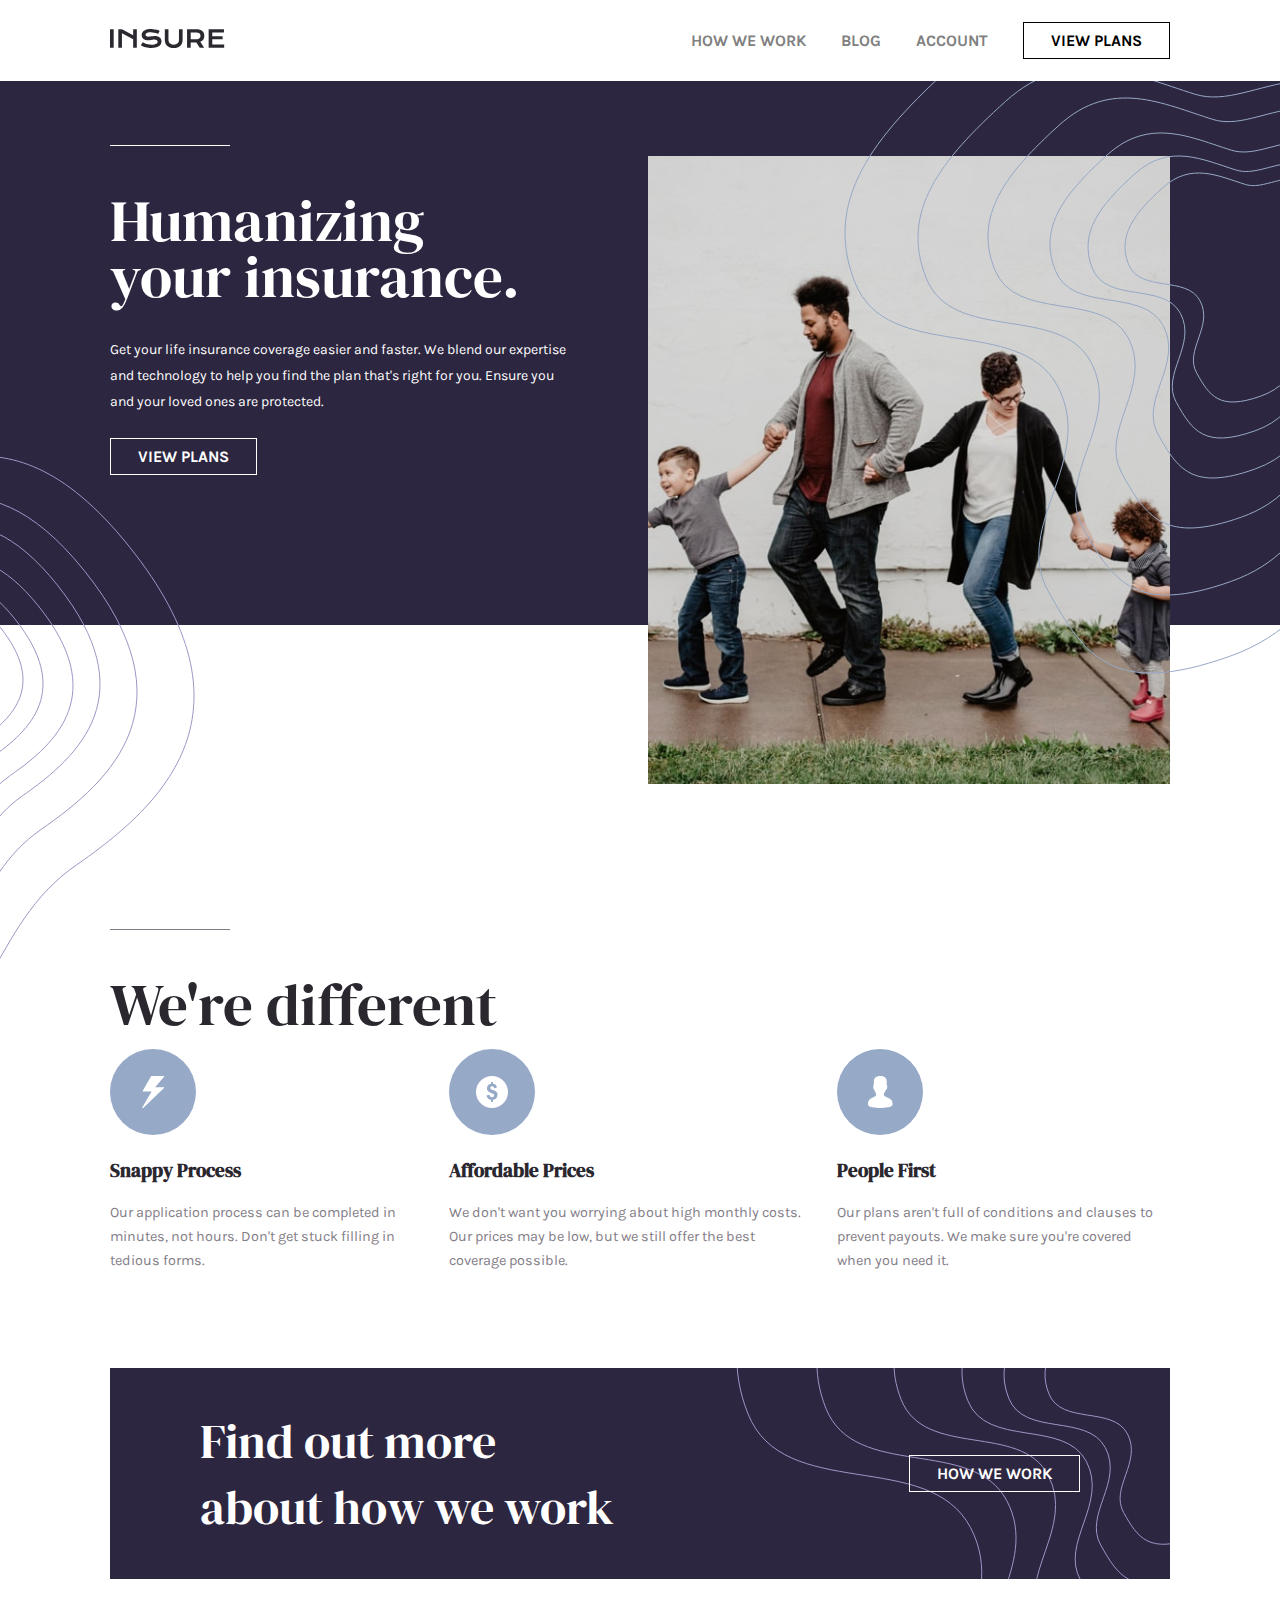
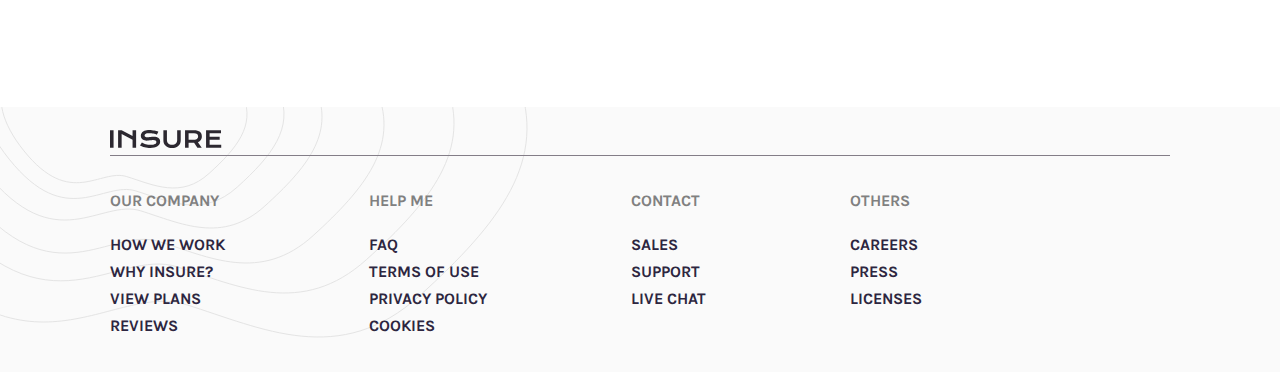
<file: index.html>
<!DOCTYPE html>
<html lang="en">
<head>
  <meta charset="UTF-8">
  <meta name="viewport" content="width=device-width, initial-scale=1.0">

  <link rel="stylesheet" href="https://use.fontawesome.com/releases/v5.15.3/css/all.css" integrity="sha384-SZXxX4whJ79/gErwcOYf+zWLeJdY/qpuqC4cAa9rOGUstPomtqpuNWT9wdPEn2fk" crossorigin="anonymous">
  <link rel="stylesheet" type="text/css" href="./index.css">
  <link rel="preconnect" href="https://fonts.gstatic.com">
<link href="https://fonts.googleapis.com/css2?family=DM+Serif+Display&family=Karla:wght@400;700&display=swap" rel="stylesheet">
  <title>Insure</title>

</head>
<body>
<div class="wrapper">
 
  <header>
    <nav class="navigation-box"> 

      <div class="logo-box">
        <img class="logo" alt="logo Insure" src="./images/logo.svg">
      </div>

      <div class="menu-toggle">
        <span></span>
        <span></span>
        <span></span>
      </div>
      

      <ul class="menu">
      <li class="menu__link"><a href="">how we work</a></li>
      <li class="menu__link"><a href="">blog</a></li>
      <li class="menu__link"><a href="">account</a></li>
      <li class="menu__item__active button"><a href="">view plans</a></li>
    </ul>
      
    </nav>
  </header>

  <div class="hamburger__active">
    <ul class="hamburger__menu">
      <li class="hamburger__item"><a href="">how we work</a></li>
      <li class="hamburger__item"><a href="">blog</a></li>
      <li class="hamburger__item"><a href="">account</a></li>
      <li class="hamburger__item humburger__button"><a href="">view plans</a></li>
      
    </ul>
  </div>

  <main>
    <div class="intro-borders">
      
      <div class="intro-margin">
        <article class="intro__article">
          <div class="intro__box"> 
            <div class="intro__heading">
              <h1 class="color-white">Humanizing <br>your insurance.</h1>
            </div>
           <div class="intro__paragraph">
            <p class="paragraph">Get your life insurance coverage easier and faster. We blend our expertise<br> 
              and technology to help you find the plan that's right for you. Ensure you <br>
              and your loved ones are protected.</p>
           </div>
           <div class="intro__link">
            <a href="" class="button button-main">view plans</a>
           </div>
           
        </div>
        </article>
        <div class="intro__photo">
          <img class="photo" src="./images/image-intro-desktop.jpg" alt="family">
          
        </div>
      </div>

    </div>

    <div class="offers">
      <div class="offers__heading">
        <div class="offers__box">
        <h1 class="color-black">We're different</h1>
      </div>
      </div>
      <div class="offers__blocks">

        <div class="offers__column"> 
          <img src="./images/icon-snappy-process.svg" alt="lightning">
          <h3>Snappy Process</h3>
          <p class="offers__paragraph">Our application process can be completed in minutes, not hours. 
            Don't get stuck filling in tedious forms.
          </p>
        </div>
        <div class="offers__column">
          <img src="./images/icon-affordable-prices.svg" alt="dollar">
          <h3>Affordable Prices</h3>
          <p class="offers__paragraph">We don't want you worrying about high monthly costs. Our prices may be low,
             but we still offer the best coverage possible.</p>
        </div>
        <div class="offers__column">
          <img src="./images/icon-people-first.svg" alt="people">
          <h3>People First</h3>
          <p class="offers__paragraph">Our plans aren't full of conditions and clauses 
            to prevent payouts. We make sure you're covered when you need it.</p>
        </div>
        
      </div>

      <div class="offers__work">
        <div class="offers__half-space">
          <h2>Find out more about&nbsp;how&nbsp;we work</h2>
        </div>
        <div class="offers__link">
          <a href="" class="button button-main">how we work</a>
        </div>
        
      </div>
  
    </div>

  </main>

  <footer>
    
    <div class="footer__container">
    <nav class="footer__navigation">
      <img src="./images/logo.svg" alt="logo">
      <ul class="footer__menu"> 
        <li class="footer__link"><a href="https://www.facebook.com/" target="_blank"><i class="fab fa-facebook-square menu__link"></i></a></li>
        <li class="footer__link"><a href="https://twitter.com/" target="_blank"><i class="fab fa-twitter menu__link"></i></a></li>
        <li class="footer__link"><a href="https://www.pinterest.com/" target="_blank"><i class="fab fa-pinterest menu__link"></i></a></li>
        <li class="footer__link"><a href="https://www.instagram.com/" target="_blank"><i class="fab fa-instagram menu__link"></i></a></li>
      </ul> 

    </nav>
    
    <div class="footer__table"> 

      <div class="footer__column">
        <ul class="footer__ul">
          <li class="footer__heading">our company</li>
          <li class="footer__list"><a href="">how we work</a></li>
          <li class="footer__list"><a href="">why insure?</a></li>
          <li class="footer__list"><a href="">view plans</a></li>
          <li class="footer__list"><a href="">reviews</a></li>
        </ul>
      </div>
      <div class="footer__column">
        <ul class="footer__ul">
          <li class="footer__heading">help me</li>
          <li class="footer__list"><a href="">faq</a></li>
          <li class="footer__list"><a href="">terms of use</a></li>
          <li class="footer__list"><a href="">privacy policy</a></li>
          <li class="footer__list"><a href="">cookies</a></li>
        </ul>
      </div>
      <div class="footer__column">
        <ul class="footer__ul">
          <li class="footer__heading">contact</li>
          <li class="footer__list"><a href="">sales</a></li>
          <li class="footer__list"><a href="">support</a></li>
          <li class="footer__list"><a href="">live chat</a></li>
        </ul>
      </div>
      <div class="footer__column">
        <ul class="footer__ul">
          <li class="footer__heading">others</li>
          <li class="footer__list"><a href="">careers</a></li>
          <li class="footer__list"><a href="">press</a></li>
          <li class="footer__list"><a href="">licenses</a></li>
        </ul>
      </div>

    </div>
   </div>
  
  </footer>

</div>
<script src="./main.js"></script>
</body>
</html>
</file>
<file: index.css>
body {
    font-size: 16px;
    box-sizing: border-box;
    margin: 0;
    padding: 0;
}

/* Head */
a {
    text-decoration: none;
    color: inherit;
}

li {
    text-transform: uppercase;
    color: gray;
    font-family:  'Karla', sans-serif;
    font-weight: 700;
    list-style: none;
}

header {
    margin: 0 6.9rem;
}

.logo-box {
    width: 115px;
}

.logo {
    width: 100%;
}

.menu-toggle {
    display: none;

}

.hamburger__menu {
    display: flex;
    flex-direction: column;
}

.hamburger__active {
    display: none;
}

.menu {
    display: flex;
    top:0;
    left: 0;
    list-style: none;
    gap: 35px;
    align-items: center;
}

.navigation-box {
    display: flex;
    width:auto;
    height: 81px;
    background-color: white;
    justify-content: space-between;
    align-items: center;
}

.menu__item__active {
    border: 1px solid black;
    color: black;
    background-color: white;
}

.menu__item__active:hover {
    color: white;
    background-color: black;
}

.button {
    padding: 8px 27px 8px 27px;
    text-transform: uppercase;
    font-family:  'Karla', sans-serif;
    font-weight: 700;
}

.button-main {
    border: 1px solid white;
    color: white;
}

.button-main:hover {
    background-color: white;
    color: hsl(256, 26%, 20%);
}


.menu__link:hover {
    color: black;
}

/*           Intro          */

.intro__box {
    position: relative;
    top: 3rem;
}

.intro__box::before {
    content: '';
    position: absolute;
    width: 7.5rem;
    height: 0.06rem;
    background-color: white;
    margin: 1rem 0 3rem 0;
}

.intro-borders {
    width: 100%;
    height: 100%;
    background-color: hsl(256, 26%, 20%);
}

.intro__pattern__right {
    width: auto;
    height: auto;
    z-index: 2;
}

.intro-margin {
    margin: 0 6.9rem;
    display: flex;
    gap: 1rem;
    justify-content: space-between;
}

.intro-margin::after {
    content: url('./images/bg-pattern-intro-right-desktop.svg');
    position: absolute;
    right: 0;
}

.intro-margin::before {
    content: url('./images/bg-pattern-intro-left-desktop.svg');
    position: absolute;
    top: 28.5rem;
    left: 0
}

article.intro__article {
    display: flex;
    flex-direction: column;
    width: 50%;
}

h1 {
    font-size: 3.7rem;
    line-height: 3.5rem;
    font-family: 'DM Serif Display', serif;
    font-weight: 400;
    margin: 0;
}

.paragraph {
    width: fit-content;
    line-height: 26px;
    font-size: 14px;
    color: white;
    font-family: 'Karla', sans-serif;
}

.intro__heading {
    margin: 4rem 0 2rem 0;
}

.intro__paragraph {
    margin: 0 0 2rem 0;
}

.intro__photo {
    display: flex;
    margin: 0;
    padding: 0;
    width: 50%;
    height: 34rem;
    position: relative;
}

.photo {
    position: absolute;
    top: 0;
    left: 0;
    width: 100%;
    height: 143%;
    object-fit: contain;
}


/* We're different */

.offers {
    margin: 0 6.9rem 10rem 6.9rem;
    position: relative;
    top: 19rem;
    height: 100%;
}

.offers__box {
    display: flex;
    position: relative; 
    top: 3rem;
}

.offers__box::before {
    content: '';
    position: absolute;
    width: 7.5rem;
    height: 0.06rem;
    background-color: hsl(273, 4%, 51%);
    margin: -3rem 0 3rem 0;
}

.color-white {
    color: white;
}

.color-black {
    color: hsl(270, 9%, 17%);
}

.offers__blocks {
    display: flex;
    flex-direction: row;
    gap: 2rem;
    position: relative; 
    top: 4rem;
}

.offers__paragraph {
    color:hsl(273, 4%, 51%);
    font-family: 'Karla', sans-serif;
    line-height: 1.5rem;
    font-size: 0.9rem;
}

h3 {
    color:hsl(270, 9%, 17%);
    font-family: 'DM Serif Display', serif;
    font-weight: 700;
}

h2 {
    color: white;
    font-size: 3rem;
    font-family: 'DM Serif Display', serif;
    font-weight: 400;
}

.offers__work {
    display: flex;
    flex-direction: row;
    position: relative;
    top: 9rem;
    width: 100%;
    background-color:  hsl(256, 26%, 20%);
    justify-content: space-around;
    align-items: center;
    background-image: url('./images/bg-pattern-how-we-work-desktop.svg');
    background-position: right;
    background-repeat: no-repeat;
    background-size: auto;
}

.offers__half-space {
    width: 50%;
}


/* Footer */

footer {
    background-color: hsl(0, 0%, 98%);
    position: relative;
    top: 26rem;
    height: 100%; 
    padding: 1rem 0;
    background-image: url('./images/bg-pattern-footer-desktop.svg');
    background-position: inherit;
    background-repeat: no-repeat;
    background-size: auto;
}


.footer__container {
    margin: 0 6.9rem;
}

.footer__navigation {
    display: flex;
    flex-direction: row;
    align-items: center;
    justify-content: space-between;
}

.footer__menu, 
.footer__link {
    display: flex;
    flex-direction: row;
}

ul.footer__menu {
    gap: 1rem;
    padding: 0;
}

.footer__link {
    list-style: none;
}

.footer__underline {
    width: 100%;
    height: 1px;
    font-family: 'DM Serif Display', serif;
    background-color: hsl(273, 4%, 51%);
}

.footer__table {
    display: flex;
    flex-direction: row;
    justify-content: flex-start;
    gap: 9rem;
    position: relative;
}

.footer__table::before {
    content: '';
    position: absolute;
    width: 100%;
    height: 0.06rem;
    background-color: hsl(273, 4%, 51%);
}

.footer__column {
    display: flex;
}

.footer__heading {
    margin: 1rem 0;
}

.footer__ul {
    line-height: 1.7rem;
    padding: 0;
}

.footer__list {
    color: hsl(256, 26%, 20%);
}

.footer__list:hover {
    text-decoration: underline;
}

.icon__hover:hover {
    color: hsl(256, 26%, 20%);
}

.fab {
    font-size: 1.6rem;
}

@media only screen and (max-width: 1024px){

    /* Header */

    body.active{
        overflow: hidden;
    }

    header {
        margin: 0 2rem;
    }

    .menu-toggle {
        display: flex;
        border: 2px solid black;
        position: relative;
        width: 2rem;
        padding: 4px;
        height: 2rem;
        cursor: pointer;
        flex-direction: column;
        align-items: center;
        justify-content: space-evenly;
        transition: 0.5s;
    }

    .menu-toggle span .active {
        transform: rotate(-180deg);
    }

    .menu-toggle span {
        background: black;
        width: 50%;
        height: 2px;
    }

    .menu-toggle.active span:nth-child(1){
        position: absolute;
        background: black;
        top: 50%;
        left: 50%;
        transform: translate(-50%,-50%) rotate(-45deg);
    }

    .menu-toggle.active span:nth-child(2){
        opacity: 0;
    }

    .menu-toggle.active span:nth-child(3){
        position: absolute;
        background: black;
        top: 50%;
        left: 50%;
        transform: translate(-50%,-50%) rotate(45deg);
    }

    .hamburger__active.active {
        display: block;
    }

    .hamburger__active {
        margin: 0 auto;
        height: 100vh;
        width: 100vw;
        background-color: hsl(270, 9%, 17%);
    }

    .hamburger__menu {
        margin: 0 auto;
        text-align: center;
        padding-left: 0;
    }

    .hamburger__item {
        color: white;
        margin: 2rem;
        text-transform: uppercase;
        font-family:  'Karla', sans-serif;
        font-weight: 700;
        font-size: 1.6rem;
    }
    
    .humburger__button {
        border: 1px solid white;
        color: white;
        background-color: transparent;
        padding: 1rem 4.6rem;
        text-transform: uppercase;
        font-family:  'Karla', sans-serif;
        font-weight: 700;
    }

    .menu {
        display: none;
    }

    .intro-margin::after .active {
        content: none;
    }

    .intro-margin::before .active {
        content: none;
    }

    h1 {
        font-size: 3.2rem;
    }
    h2 {
        font-size: 2.7rem;
    }

    .paragraph {
        font-size: 1.3rem;
    }

    .footer__table {
        gap: 3rem;
    }
}

@media only screen and (max-width: 768px) {
    /*Intro*/

    .intro-margin {
        margin: 0 auto;
        justify-content: center;
        align-items: center;
        flex-direction: column-reverse;
    }

    article.intro__article {
        width: unset;
        margin: 0 1rem 10rem 1rem;
    }

    .intro__photo {
        display: block; 
        width: -webkit-fill-available; 
        height: auto; 
        position: unset; 
    }

    .photo {
        position: unset; 
        width: -webkit-fill-available; 
        height: unset;
    }

    .intro__box::before {
        content: none;
    }

    .intro__heading {
        text-align: center;
    }

    .intro__paragraph {
        text-align: center;
    }

    .paragraph {
        font-size: 1.8rem;
        line-height: 2rem;
    }

    .intro__link {
        display: flex;
        justify-content: center;
    }

    .intro-margin::before {
        top: 46rem;
    }

    .intro-margin::after {
        top: 5rem;
    }

    /*Offers*/

    .offers__box {
        justify-content: center;
    }

    .offers__blocks {
        flex-direction: column;
    }

    .offers__column {
        text-align: center;
    }

    .offers__column h3 {
        font-size: 2rem;
    }

    .offers__paragraph {
        line-height: 2.4rem; 
        font-size: 2rem; 
    }

    .offers__work {
        flex-direction: column;
        background-image: url(./images/bg-pattern-how-we-work-mobile.svg);
        background-position-x: right;
        background-position-y: top;
    }

    .offers__half-space h2 {
        text-align: center;
    }
    
    .offers__link {
        margin-bottom: 2rem;
    }

    .button {
        font-size: 1.3rem;
    }

    .offers {
        margin: 0 1.2rem 0 1.2rem;
        top: 5rem;
    }

    .offers__link {
        margin-bottom: 4rem;
    }

    .offers__heading {
        text-align: center;
    }

    /*Footer*/

    footer {
        background-image: url('./images/bg-pattern-footer-mobile.svg');
        top: 20rem;
    }

    .footer__navigation {
        flex-direction: column;
        margin-top: 2rem;
        margin-bottom: 1rem;
    }

    .footer__menu {
        margin-top: 2rem;
    }

    .footer__table {
        flex-direction: column;
        gap: 0;
    }

    .footer__column {
        justify-content: center;
    }

    .footer__ul {
        display: flex;
        flex-direction: column;
        gap: 1.6rem;
        font-size: 1.5rem;
    }

    .footer__heading, .footer__list {
    text-align: center;
    }

    .footer__container {
    margin: 0 1.2rem 3rem 1.2rem;
    }

    .fab {
        font-size: 2.8rem;
    }


}

@media only screen and (max-width: 425px) {

    /* Header */

    header {
        margin: 0 1.2rem;
    }


    /* Into */

    .paragraph {
        font-size: 1.2rem;
        line-height: unset;
    }

    .intro__article::before {
        content: url(./images/bg-pattern-intro-left-mobile.svg);
        position: absolute;
        left: 0;
    }

    .intro__article::after {
        content: url(./images/bg-pattern-intro-right-mobile.svg);
        position: absolute;
        right: 0;
        bottom: -39rem;
    }

    .intro__article {
        margin: 0 1.2rem;
        text-align: center;
    }

    article.intro__article {
        width: unset;
        margin: 0 1rem 1rem 1rem;
    }

    .photo {
        height: auto;
        position: unset;
    }

    .photo-nobile {
        width: 100%;
    }

    .intro__box {
        margin-bottom: 70px;
        top: 0;
    }

    .intro__box::before {
        content: none;
    }

    .intro-margin {
        gap: unset;
        margin: 0;
        flex-direction: column-reverse;
    }

    .intro__photo {
        height: auto;
        position: unset;
        z-index: 4;
    }

    .intro-margin::before {
        content:  none;
        
    }

    .intro-margin::after {
        content: none;
        
    }

    /* Offers */

    .intro__heading {
        margin: 4rem 0 0 0;
    }

    .offers__box {
        margin-bottom: 3rem;
    }

    .offers__box::before {
        margin: -4rem 33.3333%;
    }

    h1 {
        font-size: 2.55rem;
    }

    h2 {
        font-size: 1.4rem;
    }

    .offers__paragraph {
        font-size: 1.2rem;
    }

    .button {
        font-size: 1rem;
        font-weight: unset;
    }

}

@media only screen and (max-width: 320px){

    .paragraph {
        font-size: 1rem;
    }

    .offers__paragraph {
        font-size: 0.9rem;
    }

    .intro__article::after {
        bottom: -24rem;
    }

    .hamburger__item {
        font-size: 1.15rem;
    }

    .hamburger__active::after {
        content: url(./images/bg-pattern-mobile-nav.svg);
        position: absolute;
        width: fit-content;
        bottom: 0;
        right: 0;
    }


}
</file>
